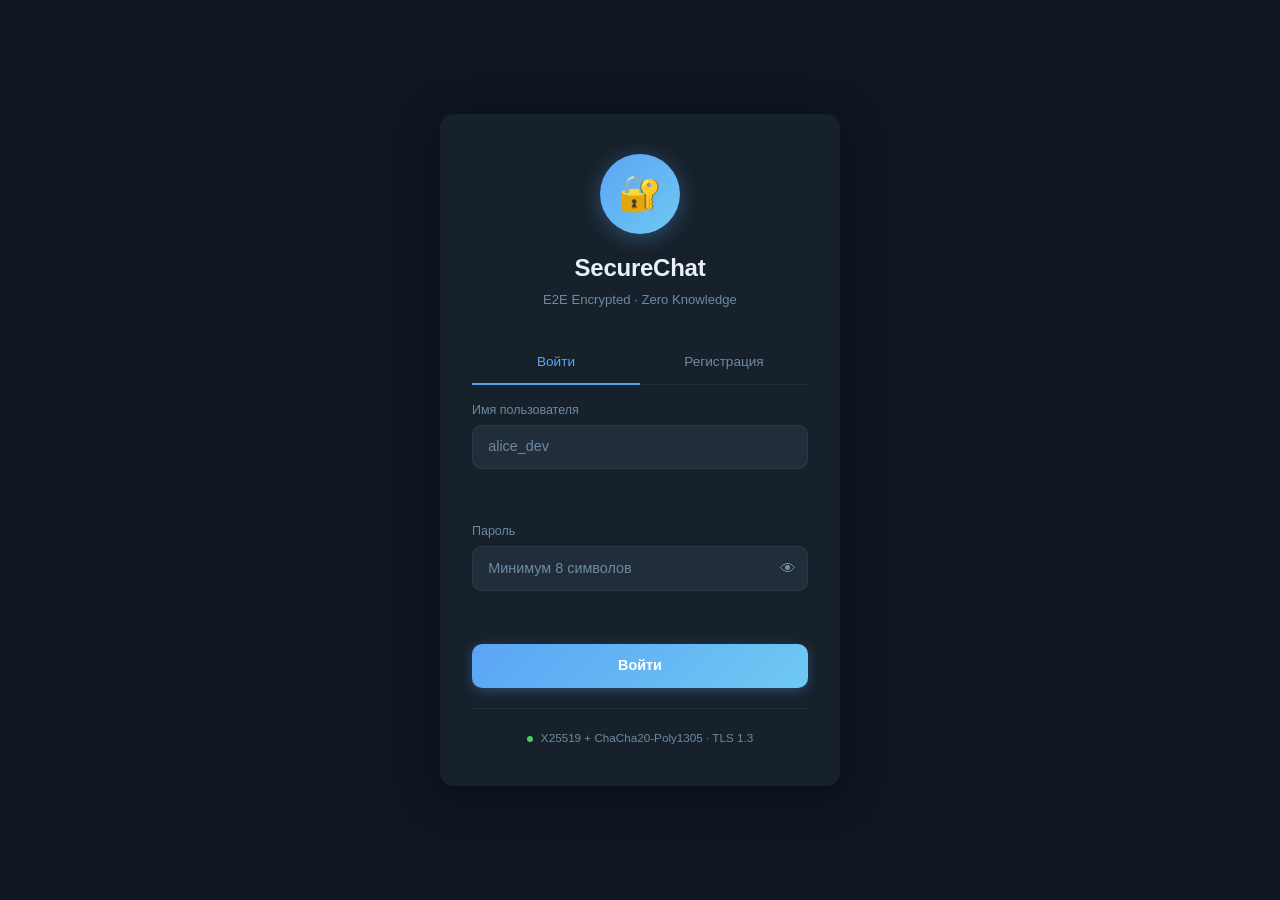
<file: index.html>
<!DOCTYPE html>
<html lang="ru">
<head>
  <meta charset="UTF-8"/>
  <meta name="viewport" content="width=device-width, initial-scale=1.0"/>
  <title>SecureChat — Вход</title>
  <link href="https://cdn.jsdelivr.net/npm/bootstrap@5.3.3/dist/css/bootstrap.min.css" rel="stylesheet">
  <link rel="stylesheet" href="css/style.css"/>
</head>
<body class="auth-page">

  <div class="auth-card">
    <div class="auth-logo">
      <div class="auth-logo-icon">🔐</div>
      <div class="auth-logo-title">SecureChat</div>
      <div class="auth-logo-sub">E2E Encrypted · Zero Knowledge</div>
    </div>

    <div class="tg-tabs mb-0">
      <button class="tg-tab active" id="tabLogin">Войти</button>
      <button class="tg-tab" id="tabReg">Регистрация</button>
    </div>

    <form id="authForm" novalidate class="mt-3">
      <!-- Username -->
      <div class="mb-3">
        <label class="tg-label">Имя пользователя</label>
        <input class="form-control tg-input" id="fUsername" type="text"
               placeholder="alice_dev" required minlength="3" maxlength="20"/>
        <span class="field-error" id="errUsername"></span>
      </div>

      <!-- Email (register only) -->
      <div class="collapse-field mb-3" id="fieldEmail">
        <label class="tg-label">Email</label>
        <input class="form-control tg-input" id="fEmail" type="email" placeholder="user@example.com"/>
        <span class="field-error" id="errEmail"></span>
      </div>

      <!-- Password -->
      <div class="mb-3">
        <label class="tg-label">Пароль</label>
        <div class="pw-wrap">
          <input class="form-control tg-input" id="fPassword" type="password"
                 placeholder="Минимум 8 символов" required minlength="8"/>
          <button type="button" class="pw-eye" id="eyeBtn">👁</button>
        </div>
        <span class="field-error" id="errPassword"></span>
      </div>

      <!-- Confirm (register only) -->
      <div class="collapse-field mb-3" id="fieldConfirm">
        <label class="tg-label">Повторите пароль</label>
        <div class="pw-wrap">
          <input class="form-control tg-input" id="fConfirm" type="password" placeholder="••••••••"/>
        </div>
        <span class="field-error" id="errConfirm"></span>
      </div>

      <button type="submit" class="tg-btn-primary" id="submitBtn">Войти</button>
    </form>

    <div class="auth-security">
      <span class="dot"></span>
      X25519 + ChaCha20-Poly1305 · TLS 1.3
    </div>
  </div>

  <!-- Success overlay -->
  <div class="success-screen" id="successScreen">
    <div class="success-icon-wrap">✓</div>
    <div class="success-text">Аутентификация успешна</div>
    <div class="success-sub">Генерация ключей шифрования…</div>
  </div>

  <script src="https://cdn.jsdelivr.net/npm/bootstrap@5.3.3/dist/js/bootstrap.bundle.min.js"></script>
  <script src="js/auth.js"></script>
</body>
</html>
</file>
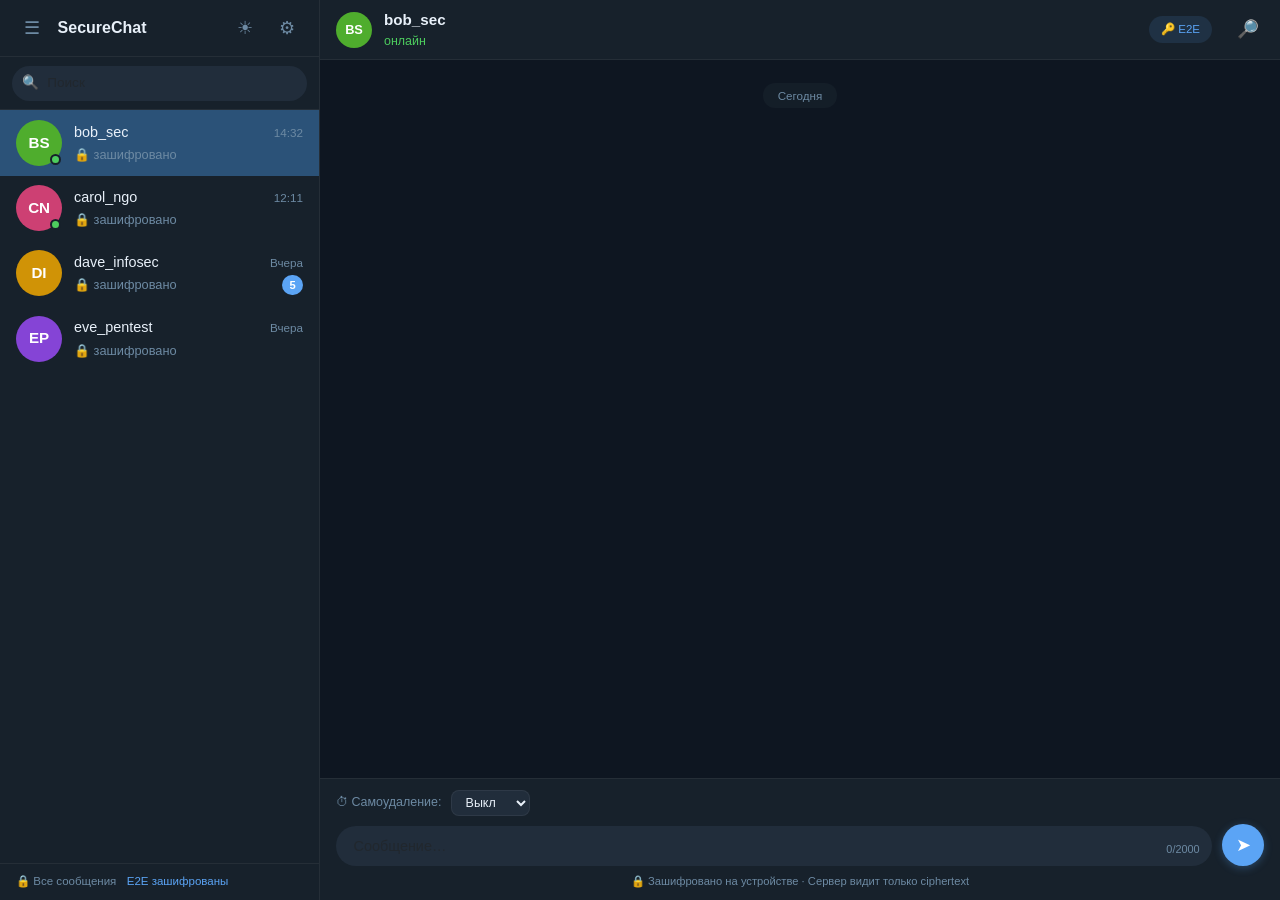
<file: chat.html>
<!DOCTYPE html>
<html lang="ru">
<head>
  <meta charset="UTF-8"/>
  <meta name="viewport" content="width=device-width, initial-scale=1.0"/>
  <title>SecureChat — Чат</title>
  <link href="https://cdn.jsdelivr.net/npm/bootstrap@5.3.3/dist/css/bootstrap.min.css" rel="stylesheet">
  <link rel="stylesheet" href="css/style.css"/>
</head>
<body>

<div class="chat-wrap">

  <!-- ===== SIDEBAR ===== -->
  <aside class="tg-sidebar" id="sidebar">

    <div class="sidebar-header">
      <button class="header-icon-btn">☰</button>
      <span class="sidebar-title">SecureChat</span>
      <button class="header-icon-btn" onclick="toggleTheme()" title="Тема">☀</button>
      <a href="settings.html"><button class="header-icon-btn" title="Настройки">⚙</button></a>
    </div>

    <div class="search-wrap position-relative">
      <span class="search-icon-label">🔍</span>
      <input class="form-control tg-search" id="searchInput" type="text" placeholder="Поиск"/>
    </div>

    <div class="contacts-list" id="contactsList"></div>

    <div class="sidebar-enc-footer">
      🔒 Все сообщения <span style="color:var(--tg-blue);margin-left:.25rem">E2E зашифрованы</span>
    </div>
  </aside>

  <!-- ===== MAIN ===== -->
  <main class="chat-main" id="chatMain">

    <!-- Empty state -->
    <div class="chat-empty" id="emptyState">
      <div class="chat-empty-icon">💬</div>
      <div class="chat-empty-text">Выберите диалог</div>
    </div>

    <!-- Active chat -->
    <div id="activeChat" style="display:none;flex-direction:column;flex:1;overflow:hidden;">

      <!-- Header -->
      <div class="chat-header">
        <div class="tg-avatar av4" id="hdrAvatar" style="width:36px;height:36px;font-size:.8rem">?</div>
        <div class="chat-header-info">
          <div class="chat-header-name" id="hdrName">—</div>
          <div class="chat-header-status" id="hdrStatus">онлайн</div>
        </div>
        <div class="e2e-pill ms-auto">🔑 E2E</div>
        <button class="header-icon-btn ms-2" title="Верификация ключа">🔎</button>
      </div>

      <!-- Messages -->
      <div class="messages-area" id="messagesArea">
        <div class="day-label">Сегодня</div>
      </div>

      <!-- Input -->
      <div class="chat-input-wrap">
        <div class="ttl-row">
          <span id="ttlLabel">⏱ Самоудаление:</span>
          <select class="tg-select" id="ttlSelect">
            <option value="0">Выкл</option>
            <option value="10">10 сек</option>
            <option value="60">1 мин</option>
            <option value="300">5 мин</option>
            <option value="3600">1 час</option>
            <option value="86400">1 день</option>
          </select>
        </div>
        <div class="input-row-main">
          <div class="msg-input-wrap">
            <textarea class="form-control tg-msg-input" id="msgInput"
              placeholder="Сообщение…" rows="1" maxlength="2000"></textarea>
            <span class="char-count" id="charCount">0/2000</span>
          </div>
          <button class="send-btn" id="sendBtn">➤</button>
        </div>
        <div class="enc-note">🔒 Зашифровано на устройстве · Сервер видит только ciphertext</div>
      </div>

    </div><!-- /activeChat -->
  </main>

</div><!-- /chat-wrap -->

<script src="https://cdn.jsdelivr.net/npm/bootstrap@5.3.3/dist/js/bootstrap.bundle.min.js"></script>
<script src="js/chat.js"></script>
</body>
</html>
</file>
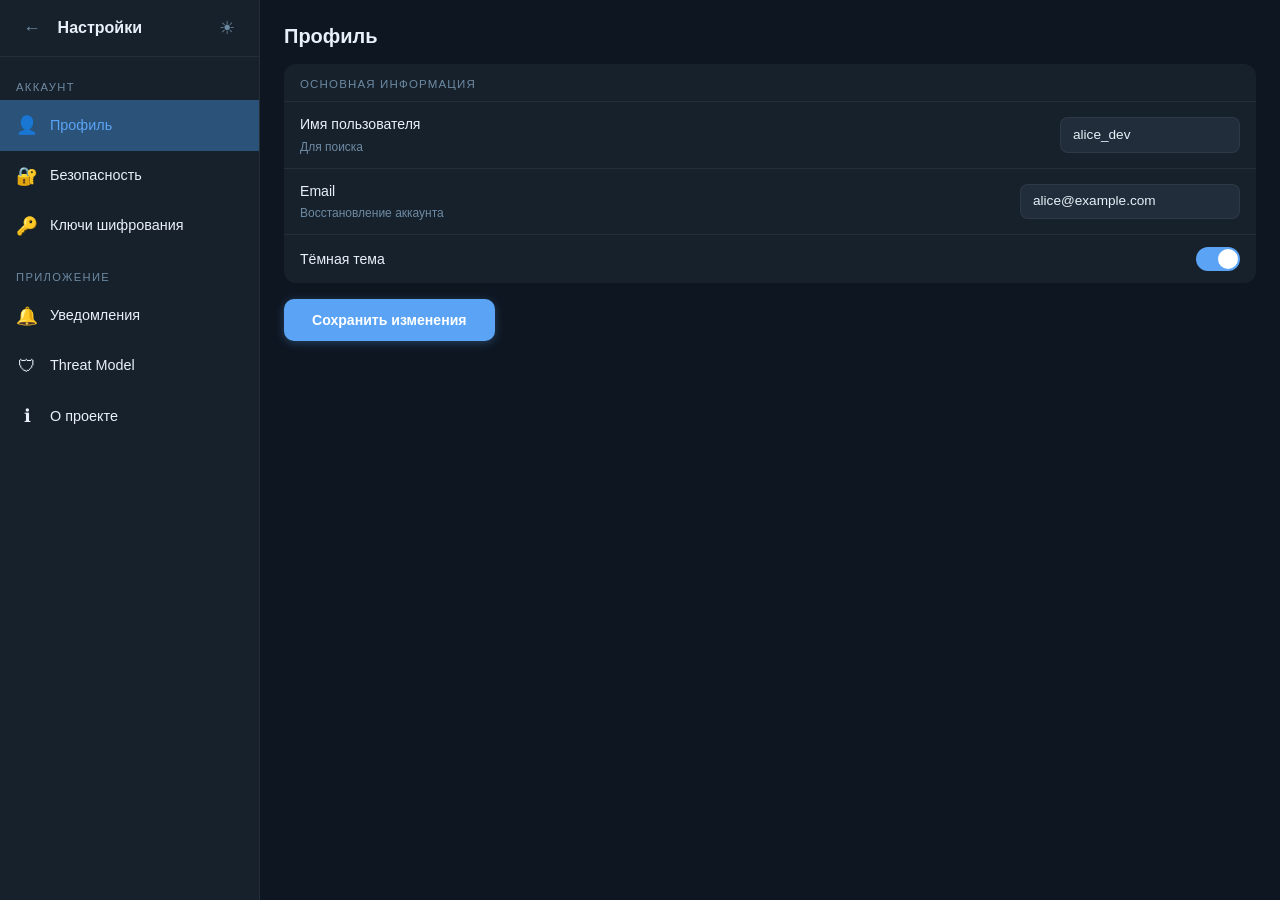
<file: settings.html>
<!DOCTYPE html>
<html lang="ru">
<head>
  <meta charset="UTF-8"/>
  <meta name="viewport" content="width=device-width, initial-scale=1.0"/>
  <title>SecureChat — Настройки</title>
  <link href="https://cdn.jsdelivr.net/npm/bootstrap@5.3.3/dist/css/bootstrap.min.css" rel="stylesheet">
  <link rel="stylesheet" href="css/style.css"/>
</head>
<body>

<div class="settings-layout">

  <!-- Sidebar nav -->
  <aside class="settings-sidebar">
    <div class="sidebar-header">
      <a href="chat.html"><button class="header-icon-btn">←</button></a>
      <span class="sidebar-title">Настройки</span>
      <button class="header-icon-btn" onclick="toggleTheme()">☀</button>
    </div>

    <div style="flex:1;overflow-y:auto;padding-top:.5rem">
      <div class="settings-nav-section">Аккаунт</div>
      <div class="settings-nav-item active" data-panel="profile">
        <span class="nav-ic">👤</span> Профиль
      </div>
      <div class="settings-nav-item" data-panel="security">
        <span class="nav-ic">🔐</span> Безопасность
      </div>
      <div class="settings-nav-item" data-panel="keys">
        <span class="nav-ic">🔑</span> Ключи шифрования
      </div>
      <div class="settings-nav-section mt-2">Приложение</div>
      <div class="settings-nav-item" data-panel="notifications">
        <span class="nav-ic">🔔</span> Уведомления
      </div>
      <div class="settings-nav-item" data-panel="threatmodel">
        <span class="nav-ic">🛡</span> Threat Model
      </div>
      <div class="settings-nav-item" data-panel="about">
        <span class="nav-ic">ℹ</span> О проекте
      </div>
    </div>
  </aside>

  <!-- Main -->
  <div class="settings-main">

    <!-- PROFILE -->
    <section class="settings-panel active" id="panel-profile">
      <h5 class="mb-3" style="color:var(--tg-text);font-weight:700">Профиль</h5>

      <div class="settings-card">
        <div class="settings-card-title">Основная информация</div>
        <div class="settings-row">
          <div><div class="settings-row-label">Имя пользователя</div><div class="settings-row-sub">Для поиска</div></div>
          <input class="tg-s-input" value="alice_dev" style="width:180px"/>
        </div>
        <div class="settings-row">
          <div><div class="settings-row-label">Email</div><div class="settings-row-sub">Восстановление аккаунта</div></div>
          <input class="tg-s-input" type="email" value="alice@example.com" style="width:220px"/>
        </div>
        <div class="settings-row">
          <div><div class="settings-row-label">Тёмная тема</div></div>
          <label class="tg-toggle">
            <input type="checkbox" id="themeChk" checked onchange="toggleTheme()">
            <div class="tg-toggle-track"><div class="tg-toggle-thumb"></div></div>
          </label>
        </div>
      </div>
      <button class="btn-tg-save" onclick="showToast('Сохранено ✓')">Сохранить изменения</button>
    </section>

    <!-- SECURITY -->
    <section class="settings-panel" id="panel-security">
      <h5 class="mb-3" style="color:var(--tg-text);font-weight:700">Безопасность</h5>
      <div class="settings-card">
        <div class="settings-card-title">Аутентификация</div>
        <div class="settings-row">
          <div><div class="settings-row-label">Хэширование паролей</div></div>
          <select class="tg-s-select"><option>Argon2id</option><option>bcrypt</option></select>
        </div>
        <div class="settings-row">
          <div><div class="settings-row-label">Сессия JWT</div></div>
          <select class="tg-s-select"><option>1 час</option><option selected>24 часа</option><option>7 дней</option></select>
        </div>
        <div class="settings-row">
          <div><div class="settings-row-label">Автовыход при неактивности</div></div>
          <label class="tg-toggle"><input type="checkbox" checked><div class="tg-toggle-track"><div class="tg-toggle-thumb"></div></div></label>
        </div>
      </div>
      <div class="settings-card">
        <div class="settings-card-title">Сообщения</div>
        <div class="settings-row">
          <div><div class="settings-row-label">TTL по умолчанию</div><div class="settings-row-sub">Для новых диалогов</div></div>
          <select class="tg-s-select">
            <option value="0" selected>Выкл</option>
            <option value="60">1 мин</option>
            <option value="300">5 мин</option>
            <option value="3600">1 час</option>
          </select>
        </div>
        <div class="settings-row">
          <div><div class="settings-row-label">Уведомление о скриншоте</div></div>
          <label class="tg-toggle"><input type="checkbox"><div class="tg-toggle-track"><div class="tg-toggle-thumb"></div></div></label>
        </div>
      </div>
      <button class="btn-tg-save" onclick="showToast('Сохранено ✓')">Сохранить</button>
    </section>

    <!-- KEYS -->
    <section class="settings-panel" id="panel-keys">
      <h5 class="mb-3" style="color:var(--tg-text);font-weight:700">Ключи шифрования</h5>
      <div class="settings-card">
        <div class="settings-card-title">Публичный ключ X25519</div>
        <div class="p-3">
          <div class="key-box" id="pubKeyBox">Генерация…</div>
          <div class="d-flex gap-2 mt-2">
            <button class="btn-tg-outline" onclick="copyKey()">📋 Копировать</button>
            <button class="btn-tg-outline" onclick="exportKey()">⬇ Экспорт JSON</button>
          </div>
        </div>
      </div>
      <div class="settings-card">
        <div class="settings-card-title">Отпечаток ключа</div>
        <div class="p-3">
          <div class="key-box" id="fpBox">Вычисление…</div>
          <div class="settings-row-sub mt-2">Сравните с собеседником — несовпадение указывает на MITM.</div>
        </div>
      </div>
      <div class="settings-card">
        <div class="settings-card-title" style="color:var(--tg-danger)">Опасная зона</div>
        <div class="settings-row">
          <div>
            <div class="settings-row-label">Перегенерировать ключевую пару</div>
            <div class="settings-row-sub">Все активные сессии будут разорваны</div>
          </div>
          <button class="btn-tg-danger" onclick="regenKeys()">♻ Перегенерировать</button>
        </div>
      </div>
    </section>

    <!-- NOTIFICATIONS -->
    <section class="settings-panel" id="panel-notifications">
      <h5 class="mb-3" style="color:var(--tg-text);font-weight:700">Уведомления</h5>
      <div class="settings-card">
        <div class="settings-card-title">Push (Web Push API)</div>
        <div class="settings-row">
          <div class="settings-row-label">Новые сообщения</div>
          <label class="tg-toggle"><input type="checkbox" checked><div class="tg-toggle-track"><div class="tg-toggle-thumb"></div></div></label>
        </div>
        <div class="settings-row">
          <div><div class="settings-row-label">Удаление по TTL</div><div class="settings-row-sub">Сообщение самоуничтожилось</div></div>
          <label class="tg-toggle"><input type="checkbox"><div class="tg-toggle-track"><div class="tg-toggle-thumb"></div></div></label>
        </div>
        <div class="settings-row">
          <div class="settings-row-label">Предупреждения безопасности</div>
          <label class="tg-toggle"><input type="checkbox" checked><div class="tg-toggle-track"><div class="tg-toggle-thumb"></div></div></label>
        </div>
      </div>
      <button class="btn-tg-save" onclick="showToast('Сохранено ✓')">Сохранить</button>
    </section>

    <!-- THREAT MODEL -->
    <section class="settings-panel" id="panel-threatmodel">
      <h5 class="mb-3" style="color:var(--tg-text);font-weight:700">Threat Model</h5>
      <div class="settings-card">
        <div class="settings-card-title">Векторы угроз</div>
        <div class="threat-row">
          <span class="threat-badge ok">ЗАЩИТА</span>
          <div><div class="threat-name">Компрометация сервера</div><div class="threat-desc">E2E: сервер получает только ciphertext. Ключи не покидают клиент.</div></div>
        </div>
        <div class="threat-row">
          <span class="threat-badge ok">ЗАЩИТА</span>
          <div><div class="threat-name">MITM / перехват трафика</div><div class="threat-desc">TLS 1.3 + верификация отпечатка ключа по внешнему каналу.</div></div>
        </div>
        <div class="threat-row">
          <span class="threat-badge ok">ЗАЩИТА</span>
          <div><div class="threat-name">XSS / CSRF</div><div class="threat-desc">CSP-политика, HttpOnly cookies, SameSite=Strict, CSRF-токены.</div></div>
        </div>
        <div class="threat-row">
          <span class="threat-badge ok">ЗАЩИТА</span>
          <div><div class="threat-name">Brute-force</div><div class="threat-desc">Rate limiting (Redis), Argon2id, блокировка аккаунта.</div></div>
        </div>
        <div class="threat-row">
          <span class="threat-badge ok">ЗАЩИТА</span>
          <div><div class="threat-name">Утечка истории</div><div class="threat-desc">TTL-механизм удаляет сообщения из БД и клиента по таймеру.</div></div>
        </div>
        <div class="threat-row">
          <span class="threat-badge warn">ЧАСТИЧНО</span>
          <div><div class="threat-name">Физический доступ к устройству</div><div class="threat-desc">Ключи в IndexedDB уязвимы. Рекомендуется шифрование диска.</div></div>
        </div>
      </div>
    </section>

    <!-- ABOUT -->
    <section class="settings-panel" id="panel-about">
      <h5 class="mb-3" style="color:var(--tg-text);font-weight:700">О проекте</h5>
      <div class="settings-card">
        <div class="settings-card-title">Технический стек</div>
        <div class="settings-row"><div class="settings-row-label">Frontend</div><div style="color:var(--tg-muted);font-size:.85rem">React + TypeScript + Vite</div></div>
        <div class="settings-row"><div class="settings-row-label">Криптография</div><div style="color:var(--tg-blue);font-size:.85rem">X25519 + ChaCha20-Poly1305</div></div>
        <div class="settings-row"><div class="settings-row-label">Backend</div><div style="color:var(--tg-muted);font-size:.85rem">Node.js + Fastify + TypeScript</div></div>
        <div class="settings-row"><div class="settings-row-label">База данных</div><div style="color:var(--tg-muted);font-size:.85rem">PostgreSQL + Prisma ORM</div></div>
        <div class="settings-row"><div class="settings-row-label">Real-time</div><div style="color:var(--tg-muted);font-size:.85rem">Socket.IO</div></div>
        <div class="settings-row"><div class="settings-row-label">Деплой</div><div style="color:var(--tg-muted);font-size:.85rem">Docker Compose + Caddy</div></div>
        <div class="settings-row"><div class="settings-row-label">Версия</div><div style="color:var(--tg-muted);font-size:.85rem">MVP v0.1.0</div></div>
      </div>
      <div class="settings-card">
        <div class="settings-card-title">Репозиторий</div>
        <div class="p-3" style="font-family:monospace;font-size:.85rem;color:var(--tg-blue)">
          https://github.com/qAkashi/securechat
        </div>
      </div>
    </section>

  </div><!-- /settings-main -->
</div><!-- /settings-layout -->

<div class="toast-msg" id="toastMsg"></div>

<script src="https://cdn.jsdelivr.net/npm/bootstrap@5.3.3/dist/js/bootstrap.bundle.min.js"></script>
<script src="js/settings.js"></script>
</body>
</html>
</file>
<file: css/style.css>
/* ===== SECURECHAT — Bootstrap + Telegram Style ===== */

:root {
  --tg-bg:           #212d3b;
  --tg-sidebar:      #17212b;
  --tg-sidebar-item: #202b36;
  --tg-active:       #2b5278;
  --tg-hover:        #1e2d3d;
  --tg-header:       #17212b;
  --tg-input-bg:     #17212b;
  --tg-msg-area:     #0e1621;
  --tg-bubble-in:    #182533;
  --tg-bubble-out:   #2b5278;
  --tg-blue:         #5ba4f5;
  --tg-blue-dark:    #4a90d9;
  --tg-green:        #4dcd5e;
  --tg-text:         #e8f0f9;
  --tg-muted:        #6d8aa3;
  --tg-border:       rgba(255,255,255,0.06);
  --tg-danger:       #e05252;
  --tg-avatar-1:     #c03d33;
  --tg-avatar-2:     #4fad2d;
  --tg-avatar-3:     #d09306;
  --tg-avatar-4:     #168acd;
  --tg-avatar-5:     #8544d6;
  --tg-avatar-6:     #cd4073;
  --tg-ttl:         #f4a93a;
}

body.light {
  --tg-bg:           #f0f2f5;
  --tg-sidebar:      #ffffff;
  --tg-sidebar-item: #f5f7fa;
  --tg-active:       #d6e9ff;
  --tg-hover:        #eef2f7;
  --tg-header:       #ffffff;
  --tg-input-bg:     #ffffff;
  --tg-msg-area:     #e6ebf0;
  --tg-bubble-in:    #ffffff;
  --tg-bubble-out:   #effdde;
  --tg-blue:         #2481cc;
  --tg-blue-dark:    #1a6aaf;
  --tg-green:        #4daa57;
  --tg-text:         #1a1e26;
  --tg-muted:        #8696a0;
  --tg-border:       rgba(0,0,0,0.08);
  --tg-danger:       #d9534f;
  --tg-bubble-out:   #dcf8c6;
}

*, *::before, *::after { box-sizing: border-box; margin: 0; padding: 0; }

html, body { height: 100%; }

body {
  font-family: -apple-system, BlinkMacSystemFont, 'Segoe UI', Roboto, sans-serif;
  background: var(--tg-bg);
  color: var(--tg-text);
  font-size: 14px;
  line-height: 1.5;
  transition: background .25s, color .25s;
  -webkit-font-smoothing: antialiased;
}

a { color: var(--tg-blue); text-decoration: none; }

/* Scrollbar */
::-webkit-scrollbar { width: 6px; }
::-webkit-scrollbar-track { background: transparent; }
::-webkit-scrollbar-thumb { background: rgba(255,255,255,0.12); border-radius: 3px; }
body.light ::-webkit-scrollbar-thumb { background: rgba(0,0,0,0.15); }
::-webkit-scrollbar-thumb:hover { background: rgba(255,255,255,0.22); }

/* ===== AUTH PAGE ===== */
.auth-page {
  min-height: 100vh;
  display: flex; align-items: center; justify-content: center;
  background: var(--tg-msg-area);
}

.auth-card {
  background: var(--tg-sidebar);
  border-radius: 14px;
  padding: 2.5rem 2rem;
  width: 100%; max-width: 400px;
  box-shadow: 0 8px 40px rgba(0,0,0,0.4);
  animation: authIn .4s cubic-bezier(.16,1,.3,1);
}
@keyframes authIn {
  from { opacity:0; transform: translateY(24px) scale(.97); }
  to   { opacity:1; transform: translateY(0) scale(1); }
}

.auth-logo { text-align: center; margin-bottom: 2rem; }
.auth-logo-icon {
  width: 80px; height: 80px; border-radius: 50%;
  background: linear-gradient(135deg, var(--tg-blue), #6ec9f2);
  display: flex; align-items: center; justify-content: center;
  font-size: 2.2rem; margin: 0 auto 1rem;
  box-shadow: 0 4px 20px rgba(91,164,245,.35);
}
.auth-logo-title {
  font-size: 1.5rem; font-weight: 700;
  color: var(--tg-text); letter-spacing: -.01em;
}
.auth-logo-sub { font-size: .82rem; color: var(--tg-muted); margin-top: .25rem; }

.tg-tabs {
  display: flex; border-bottom: 1px solid var(--tg-border);
  margin-bottom: 1.5rem;
}
.tg-tab {
  flex: 1; background: none; border: none; border-bottom: 2px solid transparent;
  padding: .65rem; font-size: .85rem; font-weight: 500;
  color: var(--tg-muted); cursor: pointer; transition: all .2s;
  margin-bottom: -1px;
}
.tg-tab.active { color: var(--tg-blue); border-bottom-color: var(--tg-blue); }

.tg-input {
  background: var(--tg-bg) !important;
  border: 1.5px solid var(--tg-border) !important;
  border-radius: 10px !important;
  color: var(--tg-text) !important;
  padding: .65rem .95rem !important;
  font-size: .9rem;
  transition: border-color .2s, box-shadow .2s;
}
.tg-input:focus {
  border-color: var(--tg-blue) !important;
  box-shadow: 0 0 0 3px rgba(91,164,245,.15) !important;
  outline: none;
}
.tg-input::placeholder { color: var(--tg-muted); }

.tg-label {
  font-size: .78rem; font-weight: 500;
  color: var(--tg-muted); margin-bottom: .35rem; display: block;
}

.tg-btn-primary {
  background: linear-gradient(135deg, var(--tg-blue), #6ec9f2);
  border: none; border-radius: 10px;
  color: #fff; font-weight: 600; font-size: .9rem;
  padding: .7rem 1.5rem; width: 100%;
  cursor: pointer; transition: all .2s;
  box-shadow: 0 3px 12px rgba(91,164,245,.3);
}
.tg-btn-primary:hover { transform: translateY(-1px); box-shadow: 0 5px 18px rgba(91,164,245,.45); }
.tg-btn-primary:active { transform: scale(.98); }

.field-error { font-size: .75rem; color: var(--tg-danger); margin-top: .3rem; min-height: 1rem; display: block; }
.input-error { border-color: var(--tg-danger) !important; }

.pw-wrap { position: relative; }
.pw-wrap .tg-input { padding-right: 2.8rem !important; }
.pw-eye {
  position: absolute; right: .75rem; top: 50%; transform: translateY(-50%);
  background: none; border: none; color: var(--tg-muted); cursor: pointer;
  font-size: 1rem; padding: 0; transition: color .2s;
}
.pw-eye:hover { color: var(--tg-blue); }

.auth-security {
  text-align: center; font-size: .73rem; color: var(--tg-muted);
  margin-top: 1.25rem;
  padding-top: 1.25rem;
  border-top: 1px solid var(--tg-border);
}
.auth-security .dot {
  display: inline-block; width: 6px; height: 6px; border-radius: 50%;
  background: var(--tg-green); margin-right: .3rem;
  animation: blink 2s infinite;
}
@keyframes blink { 0%,100%{opacity:1} 50%{opacity:.3} }

.collapse-field { overflow: hidden; transition: max-height .3s ease, opacity .3s; max-height: 0; opacity: 0; }
.collapse-field.open { max-height: 120px; opacity: 1; }

.success-screen {
  position: fixed; inset: 0; z-index: 999;
  background: var(--tg-msg-area);
  display: flex; align-items: center; justify-content: center;
  flex-direction: column; gap: 1rem;
  opacity: 0; pointer-events: none; transition: opacity .3s;
}
.success-screen.show { opacity: 1; pointer-events: all; }
.success-icon-wrap {
  width: 80px; height: 80px; border-radius: 50%;
  background: rgba(77,205,94,.15); border: 2px solid var(--tg-green);
  display: flex; align-items: center; justify-content: center;
  font-size: 2.2rem; animation: popIn .4s cubic-bezier(.16,1,.3,1);
}
@keyframes popIn { from{transform:scale(.4);opacity:0} to{transform:scale(1);opacity:1} }
.success-text { font-size: 1rem; font-weight: 600; color: var(--tg-text); }
.success-sub  { font-size: .82rem; color: var(--tg-muted); }

/* ===== CHAT LAYOUT ===== */
.chat-wrap { display: flex; height: 100vh; overflow: hidden; }

/* SIDEBAR */
.tg-sidebar {
  width: 320px; min-width: 260px;
  background: var(--tg-sidebar);
  border-right: 1px solid var(--tg-border);
  display: flex; flex-direction: column;
}

.sidebar-header {
  padding: .75rem 1rem;
  background: var(--tg-header);
  border-bottom: 1px solid var(--tg-border);
  display: flex; align-items: center; gap: .6rem;
}
.sidebar-title {
  font-weight: 700; font-size: 1rem; flex: 1;
}
.header-icon-btn {
  background: none; border: none; color: var(--tg-muted);
  cursor: pointer; font-size: 1.1rem; padding: .35rem;
  border-radius: 50%; transition: background .15s, color .15s; width: 32px; height: 32px;
  display: flex; align-items: center; justify-content: center;
}
.header-icon-btn:hover { background: var(--tg-hover); color: var(--tg-text); }

.search-wrap {
  padding: .55rem .75rem;
  background: var(--tg-sidebar);
  border-bottom: 1px solid var(--tg-border);
}
.tg-search {
  background: var(--tg-bg) !important;
  border: none !important; border-radius: 20px !important;
  color: var(--tg-text) !important;
  padding: .45rem 1rem .45rem 2.2rem !important;
  font-size: .85rem; width: 100%;
}
.tg-search:focus { box-shadow: none !important; outline: none; }
.search-icon-label {
  position: absolute; left: 1.35rem; top: 50%; transform: translateY(-50%);
  color: var(--tg-muted); font-size: .85rem; pointer-events: none;
}

.contacts-list { flex: 1; overflow-y: auto; }

.contact-item {
  display: flex; align-items: center; gap: .75rem;
  padding: .6rem 1rem; cursor: pointer;
  transition: background .12s; position: relative;
}
.contact-item:hover  { background: var(--tg-hover); }
.contact-item.active { background: var(--tg-active); }

.tg-avatar {
  width: 46px; height: 46px; border-radius: 50%;
  display: flex; align-items: center; justify-content: center;
  font-weight: 700; font-size: .95rem; color: #fff;
  flex-shrink: 0; position: relative;
  letter-spacing: -.01em;
}
.tg-avatar.av1 { background: var(--tg-avatar-1); }
.tg-avatar.av2 { background: var(--tg-avatar-2); }
.tg-avatar.av3 { background: var(--tg-avatar-3); }
.tg-avatar.av4 { background: var(--tg-avatar-4); }
.tg-avatar.av5 { background: var(--tg-avatar-5); }
.tg-avatar.av6 { background: var(--tg-avatar-6); }
.tg-avatar .online-dot {
  position: absolute; bottom: 1px; right: 1px;
  width: 11px; height: 11px; border-radius: 50%;
  background: var(--tg-green); border: 2px solid var(--tg-sidebar);
}

.contact-body { flex: 1; overflow: hidden; }
.contact-name {
  font-weight: 500; font-size: .9rem;
  display: flex; justify-content: space-between; align-items: center;
}
.contact-name .contact-time { font-size: .73rem; color: var(--tg-muted); font-weight: 400; }
.contact-preview {
  font-size: .8rem; color: var(--tg-muted);
  white-space: nowrap; overflow: hidden; text-overflow: ellipsis;
  margin-top: .1rem; display: flex; align-items: center; justify-content: space-between;
}
.contact-preview .tg-badge {
  background: var(--tg-blue); color: #fff; border-radius: 10px;
  font-size: .7rem; font-weight: 600; padding: .1rem .45rem; min-width: 20px;
  text-align: center; flex-shrink: 0;
}

.sidebar-enc-footer {
  padding: .6rem 1rem; font-size: .72rem; color: var(--tg-muted);
  display: flex; align-items: center; gap: .4rem;
  border-top: 1px solid var(--tg-border);
}

/* MAIN CHAT */
.chat-main {
  flex: 1; display: flex; flex-direction: column; overflow: hidden;
  background: var(--tg-msg-area);
}

.chat-header {
  display: flex; align-items: center; gap: .75rem;
  padding: .55rem 1rem;
  background: var(--tg-header);
  border-bottom: 1px solid var(--tg-border);
  flex-shrink: 0;
}
.chat-header-info { flex: 1; }
.chat-header-name { font-weight: 600; font-size: .95rem; }
.chat-header-status { font-size: .78rem; color: var(--tg-green); }
.chat-header-status.offline { color: var(--tg-muted); }

.e2e-pill {
  display: flex; align-items: center; gap: .35rem;
  background: rgba(91,164,245,.12); color: var(--tg-blue);
  border-radius: 14px; padding: .28rem .75rem;
  font-size: .72rem; font-weight: 500;
}

/* MESSAGES */
.messages-area {
  flex: 1; overflow-y: auto;
  padding: 1rem 1.5rem;
  display: flex; flex-direction: column; gap: .4rem;
}

.day-label {
  text-align: center; font-size: .73rem; color: var(--tg-muted);
  background: rgba(23,33,43,.7); display: inline-block;
  margin: .4rem auto; padding: .25rem .9rem; border-radius: 12px;
  align-self: center;
}
body.light .day-label { background: rgba(0,0,0,.08); }

.msg-row {
  display: flex; gap: .5rem;
  animation: msgIn .2s ease;
}
@keyframes msgIn { from{opacity:0;transform:translateY(6px)} to{opacity:1;transform:translateY(0)} }
.msg-row.own { justify-content: flex-end; }

.msg-av {
  width: 28px; height: 28px; border-radius: 50%;
  display: flex; align-items: center; justify-content: center;
  font-size: .7rem; font-weight: 700; color: #fff;
  flex-shrink: 0; align-self: flex-end;
}

.msg-bubble {
  max-width: 68%;
  background: var(--tg-bubble-in);
  border-radius: 12px 12px 12px 4px;
  padding: .55rem .85rem .45rem;
  position: relative; word-break: break-word;
}
.msg-row.own .msg-bubble {
  background: var(--tg-bubble-out);
  border-radius: 12px 12px 4px 12px;
}
.msg-sender-name {
  font-size: .75rem; font-weight: 600;
  color: var(--tg-blue); margin-bottom: .2rem;
}
.msg-text { font-size: .88rem; line-height: 1.45; }

.msg-meta {
  display: flex; align-items: center; gap: .4rem;
  margin-top: .3rem; justify-content: flex-end;
}
.msg-time { font-size: .7rem; color: var(--tg-muted); }
.msg-tick { font-size: .8rem; color: var(--tg-muted); }
.msg-tick.read { color: var(--tg-blue); }

.ttl-chip {
  display: inline-flex; align-items: center; gap: .25rem;
  font-size: .68rem; color: var(--tg-ttl);
  background: rgba(244,169,58,.1); border-radius: 8px;
  padding: .1rem .45rem;
}

.msg-dissolve { animation: dissolve .7s ease forwards; }
@keyframes dissolve {
  0%   { opacity:1; transform:scale(1); }
  100% { opacity:0; transform:scale(.88); filter:blur(3px); }
}

/* EMPTY STATE */
.chat-empty {
  flex: 1; display: flex; align-items: center; justify-content: center;
  flex-direction: column; gap: .75rem;
}
.chat-empty-icon {
  width: 80px; height: 80px; border-radius: 50%;
  background: rgba(91,164,245,.1);
  display: flex; align-items: center; justify-content: center; font-size: 2rem;
}
.chat-empty-text { font-size: .9rem; color: var(--tg-muted); }

/* INPUT AREA */
.chat-input-wrap {
  padding: .65rem 1rem;
  background: var(--tg-header);
  border-top: 1px solid var(--tg-border);
  flex-shrink: 0;
}
.ttl-row {
  display: flex; align-items: center; gap: .6rem;
  margin-bottom: .55rem; font-size: .78rem; color: var(--tg-muted);
}
.tg-select {
  background: var(--tg-bg); border: 1px solid var(--tg-border);
  border-radius: 8px; color: var(--tg-text);
  font-size: .78rem; padding: .25rem .6rem; cursor: pointer; outline: none;
  transition: border-color .2s;
}
.tg-select:hover { border-color: var(--tg-blue); }
.ttl-active { color: var(--tg-ttl); }

.input-row-main {
  display: flex; align-items: flex-end; gap: .6rem;
}
.msg-input-wrap { flex: 1; position: relative; }
.tg-msg-input {
  width: 100%; background: var(--tg-bg) !important;
  border: none !important; border-radius: 22px !important;
  color: var(--tg-text) !important;
  padding: .6rem 3rem .6rem 1.1rem !important;
  font-size: .9rem; resize: none; outline: none;
  min-height: 42px; max-height: 120px; line-height: 1.45;
  transition: background .2s;
}
.char-count {
  position: absolute; right: .8rem; bottom: .55rem;
  font-size: .68rem; color: var(--tg-muted);
}
.char-warn { color: var(--tg-danger); }

.send-btn {
  width: 42px; height: 42px; border-radius: 50%;
  background: var(--tg-blue); border: none; color: #fff;
  display: flex; align-items: center; justify-content: center;
  font-size: 1.1rem; cursor: pointer; flex-shrink: 0;
  transition: all .2s; box-shadow: 0 2px 8px rgba(91,164,245,.3);
}
.send-btn:hover { background: var(--tg-blue-dark); transform: scale(1.06); }
.send-btn:active { transform: scale(.95); }
.send-btn:disabled { opacity: .4; cursor: not-allowed; transform: none; }

.enc-note {
  text-align: center; font-size: .7rem; color: var(--tg-muted);
  margin-top: .4rem;
}

/* ===== SETTINGS ===== */
.settings-layout { display: flex; height: 100vh; overflow: hidden; }

.settings-sidebar {
  width: 260px; min-width: 220px;
  background: var(--tg-sidebar);
  border-right: 1px solid var(--tg-border);
  display: flex; flex-direction: column;
}
.settings-main {
  flex: 1; overflow-y: auto;
  background: var(--tg-msg-area);
  padding: 1.5rem;
}

.settings-nav-item {
  display: flex; align-items: center; gap: .75rem;
  padding: .75rem 1rem; cursor: pointer;
  transition: background .12s; border-radius: 0;
  font-size: .9rem;
}
.settings-nav-item:hover  { background: var(--tg-hover); }
.settings-nav-item.active { background: var(--tg-active); color: var(--tg-blue); }
.settings-nav-item .nav-ic { font-size: 1.1rem; width: 22px; text-align: center; }
.settings-nav-section {
  font-size: .7rem; color: var(--tg-muted); letter-spacing: .12em;
  text-transform: uppercase; padding: .6rem 1rem .3rem; margin-top: .25rem;
}

.settings-panel { display: none; }
.settings-panel.active { display: block; animation: fadeIn .2s ease; }
@keyframes fadeIn { from{opacity:0;transform:translateY(6px)} to{opacity:1;transform:translateY(0)} }

.settings-card {
  background: var(--tg-sidebar);
  border-radius: 12px; padding: 0; margin-bottom: 1rem;
  overflow: hidden;
}
.settings-card-title {
  font-size: .72rem; color: var(--tg-muted); letter-spacing: .1em;
  text-transform: uppercase; padding: .75rem 1rem .5rem;
}
.settings-row {
  display: flex; align-items: center; justify-content: space-between;
  padding: .75rem 1rem;
  border-top: 1px solid var(--tg-border);
}
.settings-row:first-of-type { border-top: none; }
.settings-row-label { font-size: .88rem; }
.settings-row-sub   { font-size: .75rem; color: var(--tg-muted); margin-top: .15rem; }

.tg-s-input {
  background: var(--tg-bg) !important; border: 1px solid var(--tg-border) !important;
  border-radius: 8px !important; color: var(--tg-text) !important;
  padding: .4rem .75rem !important; font-size: .85rem; outline: none;
  transition: border-color .2s;
}
.tg-s-input:focus { border-color: var(--tg-blue) !important; }

.tg-s-select {
  background: var(--tg-bg); border: 1px solid var(--tg-border);
  border-radius: 8px; color: var(--tg-text); font-size: .82rem;
  padding: .35rem .65rem; cursor: pointer; outline: none; transition: border-color .2s;
}
.tg-s-select:hover { border-color: var(--tg-blue); }

/* Toggle */
.tg-toggle { position: relative; width: 44px; height: 24px; }
.tg-toggle input { display: none; }
.tg-toggle-track {
  position: absolute; inset: 0; border-radius: 12px;
  background: var(--tg-muted); transition: background .2s; cursor: pointer;
}
.tg-toggle input:checked ~ .tg-toggle-track { background: var(--tg-blue); }
.tg-toggle-thumb {
  position: absolute; top: 2px; left: 2px;
  width: 20px; height: 20px; border-radius: 50%;
  background: #fff; transition: transform .2s;
  pointer-events: none;
}
.tg-toggle input:checked ~ .tg-toggle-track .tg-toggle-thumb { transform: translateX(20px); }

.key-box {
  background: var(--tg-bg); border-radius: 8px;
  padding: .65rem .85rem; font-family: monospace; font-size: .75rem;
  color: var(--tg-muted); word-break: break-all; line-height: 1.65;
  border: 1px solid var(--tg-border);
}

.btn-tg-outline {
  background: none; border: 1px solid var(--tg-blue); color: var(--tg-blue);
  border-radius: 8px; font-size: .8rem; padding: .35rem .85rem; cursor: pointer;
  transition: all .2s;
}
.btn-tg-outline:hover { background: rgba(91,164,245,.1); }

.btn-tg-danger {
  background: none; border: 1px solid var(--tg-danger); color: var(--tg-danger);
  border-radius: 8px; font-size: .8rem; padding: .35rem .85rem; cursor: pointer;
  transition: all .2s;
}
.btn-tg-danger:hover { background: rgba(224,82,82,.1); }

.btn-tg-save {
  background: var(--tg-blue); color: #fff; border: none;
  border-radius: 10px; font-size: .88rem; font-weight: 600;
  padding: .65rem 1.75rem; cursor: pointer; transition: all .2s;
  box-shadow: 0 2px 10px rgba(91,164,245,.3);
}
.btn-tg-save:hover { background: var(--tg-blue-dark); transform: translateY(-1px); }

.threat-row {
  display: flex; gap: .75rem; align-items: flex-start;
  padding: .75rem 1rem; border-top: 1px solid var(--tg-border);
}
.threat-row:first-of-type { border-top: none; }
.threat-badge {
  font-size: .68rem; padding: .18rem .55rem; border-radius: 8px;
  font-weight: 600; flex-shrink: 0; margin-top: .1rem;
}
.threat-badge.ok   { background: rgba(77,205,94,.15); color: var(--tg-green); }
.threat-badge.warn { background: rgba(255,200,0,.15);  color: #ffc800; }
.threat-name  { font-size: .88rem; }
.threat-desc  { font-size: .75rem; color: var(--tg-muted); margin-top: .2rem; }

.toast-msg {
  position: fixed; bottom: 1.5rem; right: 1.5rem; z-index: 9999;
  background: #333d47; color: #fff; border-radius: 10px;
  padding: .65rem 1.25rem; font-size: .85rem;
  box-shadow: 0 4px 16px rgba(0,0,0,.35);
  transform: translateY(80px); opacity: 0; transition: all .3s;
  pointer-events: none;
}
body.light .toast-msg { background: #1a1e26; }
.toast-msg.show { transform: translateY(0); opacity: 1; }

/* MOBILE */
@media (max-width: 680px) {
  .tg-sidebar  { width: 100%; min-width: 0; }
  .chat-main   { display: none; }
  .chat-main.mobile-show { display: flex; }
  .tg-sidebar.mobile-hide { display: none; }
  .settings-sidebar { display: none; }
}
</file>
